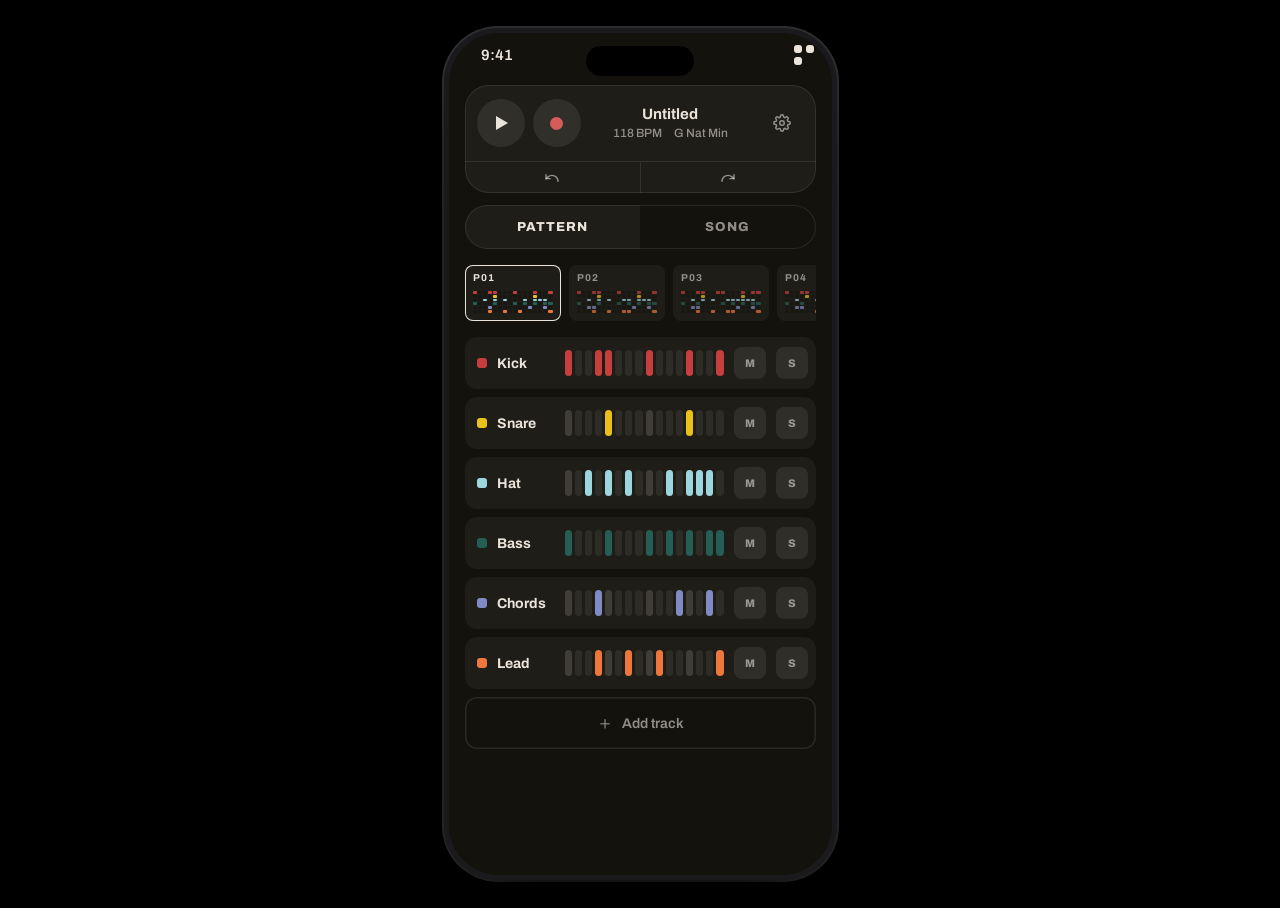
<file: index.html>
<!DOCTYPE html>
<html lang="en" style="background:#14120D">
<head>
<meta charset="utf-8">
<meta name="viewport" content="width=device-width, initial-scale=1">
<meta name="theme-color" content="#14120D">
<meta name="color-scheme" content="dark light">
<meta name="mobile-web-app-capable" content="yes">
<meta name="apple-mobile-web-app-capable" content="yes">
<meta name="apple-mobile-web-app-title" content="SOLOMAN">
<meta name="apple-mobile-web-app-status-bar-style" content="black-translucent">
<title>SOLOMAN</title>
<link rel="icon" href="/assets/icons/favicon.ico?v=2026-07-21-logo" sizes="any">
<link rel="icon" type="image/svg+xml" href="/assets/icons/favicon.svg?v=2026-07-21-logo">
<link rel="icon" type="image/png" sizes="32x32" href="/assets/icons/favicon-32x32.png?v=2026-07-21-logo">
<link rel="icon" type="image/png" sizes="16x16" href="/assets/icons/favicon-16x16.png?v=2026-07-21-logo">
<link rel="apple-touch-icon" sizes="180x180" href="/assets/icons/apple-touch-icon.png?v=2026-07-21-logo">
<link rel="manifest" href="/manifest.webmanifest?v=2026-07-21-logo">
<link rel="preconnect" href="https://fonts.googleapis.com">
<link rel="preconnect" href="https://fonts.gstatic.com" crossorigin>
<link href="https://fonts.googleapis.com/css2?family=Archivo:wght@400;500;600;700&display=swap" rel="stylesheet">
  <script type="module" crossorigin src="/assets/index-C9tdDD7J.js"></script>
  <link rel="stylesheet" crossorigin href="/assets/index-DRRauCt1.css">
</head>
<body>
<div id="webapp-loading" class="prototype-loading">Loading SOLOMAN...</div>
<noscript>SOLOMAN webapp needs JavaScript enabled.</noscript>
</body>
</html>
</file>
<file: assets/index-DRRauCt1.css>
:root{--bg:#14120d;--btn:#eae4da17;--bright:#eae4da;--dim:#e1e0d699;--tabActive:#eae4da;--tabActiveText:#14120d;--pad:#eae4da14;--downbeat:#eae4da29;--timeline:#14120d80;--ring:#eae4da;--thumbBg:#eae4da0d;--line:#eae4da1a;--rec:#d65c5c;--surf:#1f1c15;--tick:#14120d8c;--colWash:#eae4da4d;--ddTopLight:#ffffff0d}[data-theme=light]{--bg:#eae4da;--btn:#13110c1a;--bright:#13110c;--dim:#13110c80;--tabActive:#13110c;--tabActiveText:#eae4da;--pad:#13110c1a;--downbeat:#13110c33;--timeline:#13110c0f;--ring:#13110c;--thumbBg:#13110c0a;--line:#13110c1a;--rec:#d65c5c;--surf:#e1dbce;--tick:#13110c80;--colWash:#13110c33;--ddTopLight:#ffffff8c}:root{--track-kick:#c63f3e;--track-snare:#eac119;--track-hat:#9ed6df;--track-bass:#245e55;--track-chords:#808bc5;--track-lead:#ed773c;--track-spareBlue:#4978b1;--track-spareGreen:#427f48;--space-gutter:16px;--space-gap:8px;--space-gapSection:16px;--space-filmstripGap:4px;--radius-micro:1px;--radius-leaf:3px;--radius-cell:5px;--radius-container:8px;--radius-control:10px;--radius-containerLg:12px;--radius-sheetTop:14px;--radius-sheet:20px;--size-touchMin:44px;--size-buttonLarge:56px;--size-navRow:64px;--size-modeBar:50px;--size-segmentedBar:44px;--size-stepperArrow:40px;--size-sheetButton:40px;--size-gripWidth:40px;--size-launchGlyph:40px;--size-performChip:40px;--size-knob:48px;--size-knobDot:8px;--size-knobDotInset:6px;--size-colorDot:10px;--size-sceneMiniGridWidth:104px;--size-padMiniStripHeight:12px;--size-trackPreviewStripHeight:8px;--size-addButtonMinHeight:52px;--size-fxSliderHeight:12px;--size-envelopeBoxHeight:56px;--size-renameRingWidth:2px;--size-activeRingWidth:2px;--size-pianoNoteLabelWidth:32px;--dur-press:.12s;--dur-crossfade:.15s;--dur-wash:.12s;--dur-sheet:.2s;--dur-closing:.18s;--dur-settle:.3s;--dur-momentum:.42s;--dur-secRise:.32s;--dur-secRiseStep:70ms;--dur-recHalo:1.7s;--dur-queuePulse:1s;--dur-padFlashIn:20ms;--dur-padFlashOut:.2s;--dur-toggleSlide:.15s;--dur-fxBarGrow:.12s;--dur-transportFade:.18s;--dur-ringFade:.2s;--curve-settle:cubic-bezier(.22,.61,.36,1);--curve-press:cubic-bezier(.2,0,0,1)}*{box-sizing:border-box;-webkit-tap-highlight-color:transparent}html,body{overscroll-behavior:none;background:var(--app-background,#14120d);min-height:100%}body{-webkit-font-smoothing:antialiased;-moz-osx-font-smoothing:grayscale;font-variant-numeric:tabular-nums;margin:0}button,input,select{font-family:inherit}.app-screen{-webkit-user-select:none;user-select:none;-webkit-touch-callout:none;overscroll-behavior-x:none}.app-screen *{-webkit-overflow-scrolling:touch;overscroll-behavior-y:contain}.app-screen input,.app-screen textarea,.app-screen [contenteditable=true]{-webkit-user-select:text;user-select:text;-webkit-touch-callout:default}.app-screen img,.app-screen svg{-webkit-user-drag:none}button{transition:transform .12s cubic-bezier(.2,0,0,1)}button:active{transform:scale(.96)}button[data-step-idx]:active,button[data-pat-idx]:active,button[data-pat-plus]:active,button[data-live-pad]:active{transform:none}@keyframes pxRise{0%{opacity:0;transform:translateY(12px)}to{opacity:1;transform:translateY(0)}}@keyframes fadeIn{0%{opacity:0}to{opacity:1}}@keyframes patSlide{0%{opacity:.35;transform:translate(-16px)}to{opacity:1;transform:translate(0)}}@keyframes popIn{0%{opacity:0}to{opacity:1}}@keyframes ddIn{0%{opacity:0}to{opacity:1}}@keyframes recHalo{0%,to{box-shadow:0 0 6px 1px #d65c5c6b}50%{box-shadow:0 0 0 4px #d65c5c1a,0 0 13px 4px #d65c5cc7}}@keyframes queuePulse{0%,to{box-shadow:inset 0 0 0 1.5px var(--qline)}50%{box-shadow:inset 0 0 0 2.5px var(--qring)}}@keyframes patternPlayingPulse{0%,to{opacity:.5;transform:scale(.82)}50%{opacity:1;transform:scale(1)}}.mrow:active{transform:none;background:#9696962e!important}@media (prefers-reduced-motion:reduce){[data-rec-dot],[data-play-pulse]{opacity:1!important;animation:none!important;transform:none!important}*{animation-duration:1ms!important;animation-delay:0s!important}button:active{transform:none!important}}@keyframes pxOut{0%{opacity:1;transform:translateY(0)}to{opacity:0;transform:translateY(10px)}}@keyframes fadeOut{0%{opacity:1}to{opacity:0}}@keyframes secRise{0%{opacity:0;transform:translateY(8px)}to{opacity:1;transform:translateY(0)}}[data-stagger]>*{animation:.32s cubic-bezier(.2,0,0,1) backwards secRise}[data-stagger]>:first-child{animation-delay:50ms}[data-stagger]>:nth-child(2){animation-delay:.12s}[data-stagger]>:nth-child(3){animation-delay:.19s}[data-stagger]>:nth-child(4){animation-delay:.26s}::-webkit-scrollbar{width:0;height:0}*{scrollbar-width:none}.prototype-loading,.prototype-error{background:var(--app-background,#14120d);color:#eae4da;text-align:center;place-items:center;min-height:100vh;margin:0;padding:24px;font:600 14px/1.45 Archivo,system-ui,sans-serif;display:grid}.prototype-error{white-space:pre-wrap}@media (max-width:600px){html,body{height:100dvh!important;min-height:0!important;position:fixed!important;inset:0!important;overflow:hidden!important}.app-viewport{background:var(--app-background,#14120d)!important;align-items:stretch!important;height:100dvh!important;min-height:0!important;padding:0!important;position:fixed!important;inset:0!important}.device-frame{width:100%!important;height:100%!important;min-height:0!important;box-shadow:none!important;background:0 0!important;border-radius:0!important;padding:0!important}.device-island{display:none}.prototype-status-bar{display:none!important}.app-screen{padding-top:env(safe-area-inset-top)!important;border-radius:0!important}}
</file>
